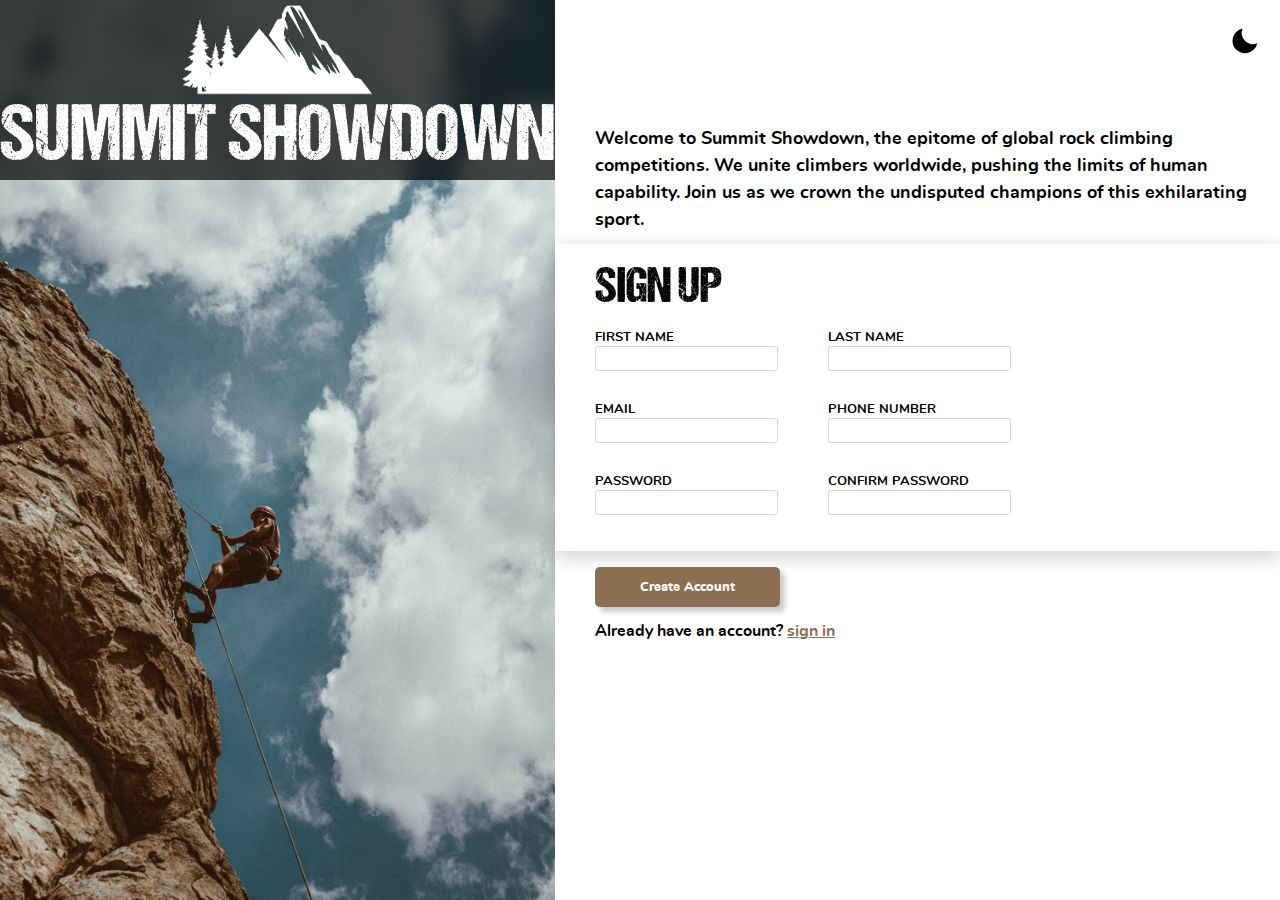
<file: index.html>
<!DOCTYPE html>
<html lang="en">
<head>
    <meta charset="UTF-8">
    <meta name="viewport" content="width=device-width, initial-scale=1.0">
    <title>SummitShowdown</title>
    <link rel="stylesheet" href="./styles.css">
</head>
<body>
    <div class="side-image">
        <div class="logo">
            <img src="./imgs/logo-background_removed-color_white-cropped.png" alt="logo" />
            SUMMIT SHOWDOWN 
        </div>
    </div>
        <p class="toggle_input">
            <input type="image" id="toggle_theme" src="./imgs/dark-mode.svg" />
        </p>
    <main>
        <p>
            Welcome to Summit Showdown, the epitome of global rock climbing competitions. We unite climbers 
            worldwide, pushing the limits of human capability. Join us as we crown the undisputed champions
            of this exhilarating sport. 
        </p>
        <form action="" method="get" id="sign_up">
            <p>SIGN UP</p>
            <section>
                <p>
                    <label for="first_name">FIRST NAME</label>
                    <input type="text" id="first_name" name="first_name" pattern="^[^0-9]*$" placeholder="Required*" required />
                </p>
                <p>
                    <label for="last_name">LAST NAME</label>
                    <input type="text" id="last_name" name="last_name" pattern="^[^0-9]*$" placeholder="Required*" required />
                </p>
            </section>
            <section>
                <p>
                    <label for="mail">EMAIL</label>
                    <input type="email" id="mail" name="user_mail" placeholder="Required*" required />
                </p>
                <p>
                    <label for="user_number">PHONE NUMBER</label>
                    <input type="tel" id="user_number" name="user_number" max="10" pattern="^[+0-9]*$" placeholder="Required*"  required />
                </p>
            </section>
            <section>
                <p>
                    <label for="pwd">PASSWORD</label>
                    <input type="password" id="pwd" name="user_password" placeholder="Required*"  required />
                </p>
                <p>
                    <label for="re-enter_password">CONFIRM PASSWORD</label>
                    <input type="password" id="re-enter_password" name="user_password" placeholder="Required*"  required />
                </p>
            </section>
        </form>
        <button type="submit" form="sign_up">Create Account</button>
        <p>Already have an account? <a href="#">sign in</a></p>
    </main> 
    <script>
        const buttons = document.querySelectorAll('button');
        buttons.forEach(btn => {
            btn.addEventListener('mousedown', (e) => {
                let x = e.clientX - e.target.offsetLeft;
                let y = e.clientY - e.target.offsetTop;
                
                let ripples = document.createElement('span');
                ripples.classList.add('ripples');
                ripples.style.left = x + 'px';
                ripples.style.top = y + 'px';
                e.target.appendChild(ripples);
                
                setTimeout(() => {
                    ripples.remove()
                }, 400);
                })
            })
        // Decoration for invalid inputs that are not empty
        const form = document.querySelector('form');
        form.addEventListener('input', decorateInvalids);
        function decorateInvalids(e) {
            if(e.target.tagName !== 'INPUT') return;
            if(e.target.validity.valid)
                e.target.classList.remove('invalid');
            else
                e.target.classList.add('invalid');
        }

        const darkTheme = document.querySelector('input[type="image"]');
        const root = document.querySelector(':root');
        darkTheme.addEventListener('click', toggleTheme);
        function toggleTheme(e) {
            root.classList.toggle('dark');
            if(root.classList.contains('dark')) darkTheme.src='./imgs/light-mode.svg';
            else
                darkTheme.setAttribute('src','./imgs/dark-mode.svg');
        }
    </script>
</body>
</html>
</file>
<file: styles.css>
@font-face {
    font-family: 'varela_roundregular';
    src: url('./fonts/varela-round/varelaround-regular-webfont.woff2') format('woff2'),
         url('./fonts/varela-round/varelaround-regular-webfont.woff') format('woff');
    font-weight: normal;
    font-style: normal;
}

@font-face {
    font-family: 'nunitoextralight';
    src: url('./fonts/nunito/nunito-extralight-webfont.woff2') format('woff2'),
         url('./fonts/nunito/nunito-extralight-webfont.woff') format('woff');
    font-weight: normal;
    font-style: normal;

}

@font-face {
    font-family: 'nunitoregular';
    src: url('./fonts/nunito/nunito-regular-webfont.woff2') format('woff2'),
         url('./fonts/nunito/nunito-regular-webfont.woff') format('woff');
    font-weight: normal;
    font-style: normal;

}

@font-face {
    font-family: 'nunitoextralight_italic';
    src: url('./fonts/nunito/nunito-extralightitalic-webfont.woff2') format('woff2'),
         url('./fonts/nunito/nunito-extralightitalic-webfont.woff') format('woff');
    font-weight: normal;
    font-style: normal;

}

@font-face {
    font-family: 'nunitolight_italic';
    src: url('./fonts/nunito/nunito-lightitalic-webfont.woff2') format('woff2'),
         url('./fonts/nunito/nunito-lightitalic-webfont.woff') format('woff');
    font-weight: normal;
    font-style: normal;

}

@font-face {
    font-family: 'nunitoitalic';
    src: url('./fonts/nunito/nunito-italic-webfont.woff2') format('woff2'),
         url('./fonts/nunito/nunito-italic-webfont.woff') format('woff');
    font-weight: normal;
    font-style: normal;

}

@font-face {
    font-family: 'nunitobold';
    src: url('./fonts/nunito/nunito-bold-webfont.woff2') format('woff2'),
         url('./fonts/nunito/nunito-bold-webfont.woff') format('woff');
    font-weight: normal;
    font-style: normal;

}

@font-face {
    font-family: 'nunitoblack';
    src: url('./fonts/nunito/nunito-black-webfont.woff2') format('woff2'),
         url('./fonts/nunito/nunito-black-webfont.woff') format('woff');
    font-weight: normal;
    font-style: normal;

}

@font-face {
    font-family: 'nunitoextrabold';
    src: url('./fonts/nunito/nunito-extrabold-webfont.woff2') format('woff2'),
         url('./fonts/nunito/nunito-extrabold-webfont.woff') format('woff');
    font-weight: normal;
    font-style: normal;

}

@font-face {
    font-family: 'nunitosemibold';
    src: url('./fonts/nunito/nunito-semibold-webfont.woff2') format('woff2'),
         url('./fonts/nunito/nunito-semibold-webfont.woff') format('woff');
    font-weight: normal;
    font-style: normal;

}

@font-face {
    font-family: 'nunitoextrabold_italic';
    src: url('./fonts/nunito/nunito-extrabolditalic-webfont.woff2') format('woff2'),
         url('./fonts/nunito/nunito-extrabolditalic-webfont.woff') format('woff');
    font-weight: normal;
    font-style: normal;

}

@font-face {
    font-family: 'nunitolight';
    src: url('./fonts/nunito/nunito-light-webfont.woff2') format('woff2'),
         url('./fonts/nunito/nunito-light-webfont.woff') format('woff');
    font-weight: normal;
    font-style: normal;

}

@font-face {
    font-family: 'nunitosemibold_italic';
    src: url('./fonts/nunito/nunito-semibolditalic-webfont.woff2') format('woff2'),
         url('./fonts/nunito/nunito-semibolditalic-webfont.woff') format('woff');
    font-weight: normal;
    font-style: normal;

}

@font-face {
    font-family: 'nunitobold_italic';
    src: url('./fonts/nunito/nunito-bolditalic-webfont.woff2') format('woff2'),
         url('./fonts/nunito/nunito-bolditalic-webfont.woff') format('woff');
    font-weight: normal;
    font-style: normal;

}

@font-face {
    font-family: 'nunitoblack_italic';
    src: url('./fonts/nunito/nunito-blackitalic-webfont.woff2') format('woff2'),
         url('./fonts/nunito/nunito-blackitalic-webfont.woff') format('woff');
    font-weight: normal;
    font-style: normal;

}

@font-face{
    font-family: "DCC-ASH";
    src: url(./fonts/dcc-ash/DCC\ -\ Ash.woff) format("woff"),
         url(./fonts/dcc-ash/DCC\ -\ Ash.woff2) format("woff2"),
         url(./fonts/dcc-ash/DCC\ -\ Ash.otf) format("open type");
}

:root {
    transition: all 200ms ease-in-out;
    --side-img-width: calc(100vw * 1/4);
    --side-img-proper-width: calc(100vh * 0.67);
    --theme-color: #8C6F51;
    --hover-button-color: #785B3D; 
    --input-background: #8c705141;
    --valid-font-color: green;
    --valid-background-color: rgba(144, 238, 144, 0.26);
    --valid-border-color: lightgreen;
    --shadow-color: rgba(0, 0, 0, 20%);
    --label-color: #3a3a3c;
}

:root.dark {
    background-color: #18181b;
    color: #e8e6e3;
    --theme-color: #C46D5E;
    --shadow-color: #c46d5e11;
    --accent-color: #2A9D8F;
    --side-img-width: calc(100vw * 1/4);
    --side-img-proper-width: calc(100vh * 0.67);
    --hover-button-color: #c46d5e83; 
    --input-background: #8c705141;
    --valid-font-color: rgb(0, 255, 0);
    --valid-background-color: rgba(144, 238, 144, 0.411);
    --valid-border-color: lightgreen;
    --label-color: white;
}

body {
    margin: 0 0;
    display: flex;
}

img {
    width: 200px;
    height: 100px;
}
.side-image {
    background-image: url(./imgs/bradley-dunn-YI8YDf9MXFA-unsplash-flipped.jpg);
    background-size: cover;
   /* max-width: max(var(--side-img-width), var(--side-img-proper-width)); */
    max-width: calc(calc(400/638)* 100vh);
    height: 100vh;
    flex: 0 0 auto;
}
.logo {
    display: flex;
    flex-direction: column;
    justify-content: center;
    align-items: center;
    color: white;
    background-color: rgba(-1, 0, 0, 70%);
    font-size: 80px;
    font-family: "DCC-ASH";
    text-align: center;
    backdrop-filter: blur(9px);
}
main {
    flex: 1 1 0;
    font-family: 'nunitobold';
    display: flex;
    flex-direction: column;
}

main>:nth-child(1) {
    max-width: 70ch;
    line-height: 1.5;
    margin-top: 13.99vh;
    margin-bottom: 10px;
    font-size: clamp(14px, 1.81vw, 18px);
    padding-right: 10px;
}

section {
    display: flex;
    column-gap: 50px;
    font-family: "nunitosemibold";
    flex-wrap: wrap;
}

main>button:hover {
    background-color: var(--hover-button-color);
}

:link,
:visited {
    color: var(--theme-color);
}

::selection {
    color: white;
    background-color: var(--theme-color);
}

main>button {
    align-self: first baseline;
    margin: 16px 40px;
    padding: 13px 0;
    width: 185px;
    box-sizing: border-box;
    background-color: var(--theme-color);
    color: white;
    border-width: 0px;
    border-radius: 5px;
    font-family: "nunitoextrabold";
    cursor: pointer;
    position: relative;
    display: inline-block;
    overflow: hidden;
    transition: background 200ms ease-in-out;
    box-shadow: 5px 5px 5px var(--shadow-color);
}

span.ripples {
    position: absolute;
    background: white;
    transform: translate(-50%, -50%);
    pointer-events: none;
    border-radius: 50%;
    animation: animate 0.4s linear infinite;
}

@keyframes animate {
    0% {
        width: 0px;
        height: 0px;
        opacity: 0.3;
    }
    100% {
        width: 500px;
        height: 500px;
        opacity: 0;
    }
}

main>:nth-last-child(1) {
    margin-bottom: 9.56vh;
    margin-top: 0;
}

section label {
    font-family: "nunitobold";
    font-size: 12.5px;
    padding-bottom: 2px;
}
section p {
    display: flex;
    flex-direction: column;
}

form#sign_up {
    box-shadow: 0 5px 20px var(--shadow-color);
    padding: 20px 40px 20px;
}

form>:first-child {
    margin: 0 0;
    font-family:"DCC-ASH";
    font-size: 50px;
}

main>* {
    padding-left: 40px;
}

input {
    appearance: none;
    border: 0.6px solid rgba(0, 0, 0, 0.144);
    box-sizing: border-box;
    border-radius: 3px;
    min-height: 25px;
}
input:focus-visible {
    outline-color: var(--theme-color);
    background-color: var(--input-background)
}

input:focus-visible:invalid {
    color: red;
    outline-color: red;
    background-color: rgba(255, 0, 0, 0.178);
}
input:valid,
input:valid:focus-visible {
    color: var(--valid-font-color);
    border-color: var(--valid-border-color);
    background-color: var(--valid-background-color);
    outline-color: var(--valid-border-color);
    box-shadow: 1px 1px 10px rgba(0, 128, 0, 0.11);
}
/* change color when filled with auto select */
input:valid:-webkit-autofill,
input:valid:-webkit-autofill:hover, 
input:valid:-webkit-autofill:focus, 
input:valid:-webkit-autofill:active{
    -webkit-box-shadow: 0 0 0 30px var(--valid-background-color) inset !important;
}
input:invalid:-webkit-autofill,
input:invalid:-webkit-autofill:hover, 
input:invalid:-webkit-autofill:focus, 
input:invalid:-webkit-autofill:active{
    -webkit-box-shadow: 0 0 0 30px rgba(255, 0, 0, 0.178) inset !important;
}

input.invalid:not(:valid) {
    border-color: red;
    background-color: rgba(255, 0, 0, 0.178);
    box-shadow: 1px 1px 10px rgba(255, 0, 0, 0.11);
    color: red;
}

input:focus-visible::placeholder,
input.invalid::placeholder {
    color: red;
}
::placeholder {
    transition: all 200ms ease-in-out;
    color: transparent;
}
body>p.toggle_input {
    position: absolute;
    top: 10px;
    right: 20px;
}

input[type="image"] {
    height: 30px;
    border: 0px solid;
    cursor: pointer;
}

@media only screen and (max-width: 710px) {
    body {
        flex-wrap: wrap;
    }

    .side-image {
        max-width: 100vw;
        width: 100vw;
    }

    main>:nth-child(1) {
        margin-top: 100px;
    }

    body>p.toggle_input {
        position: absolute;
        top: 102vh;
        right: 20px;
    }
}
</file>
